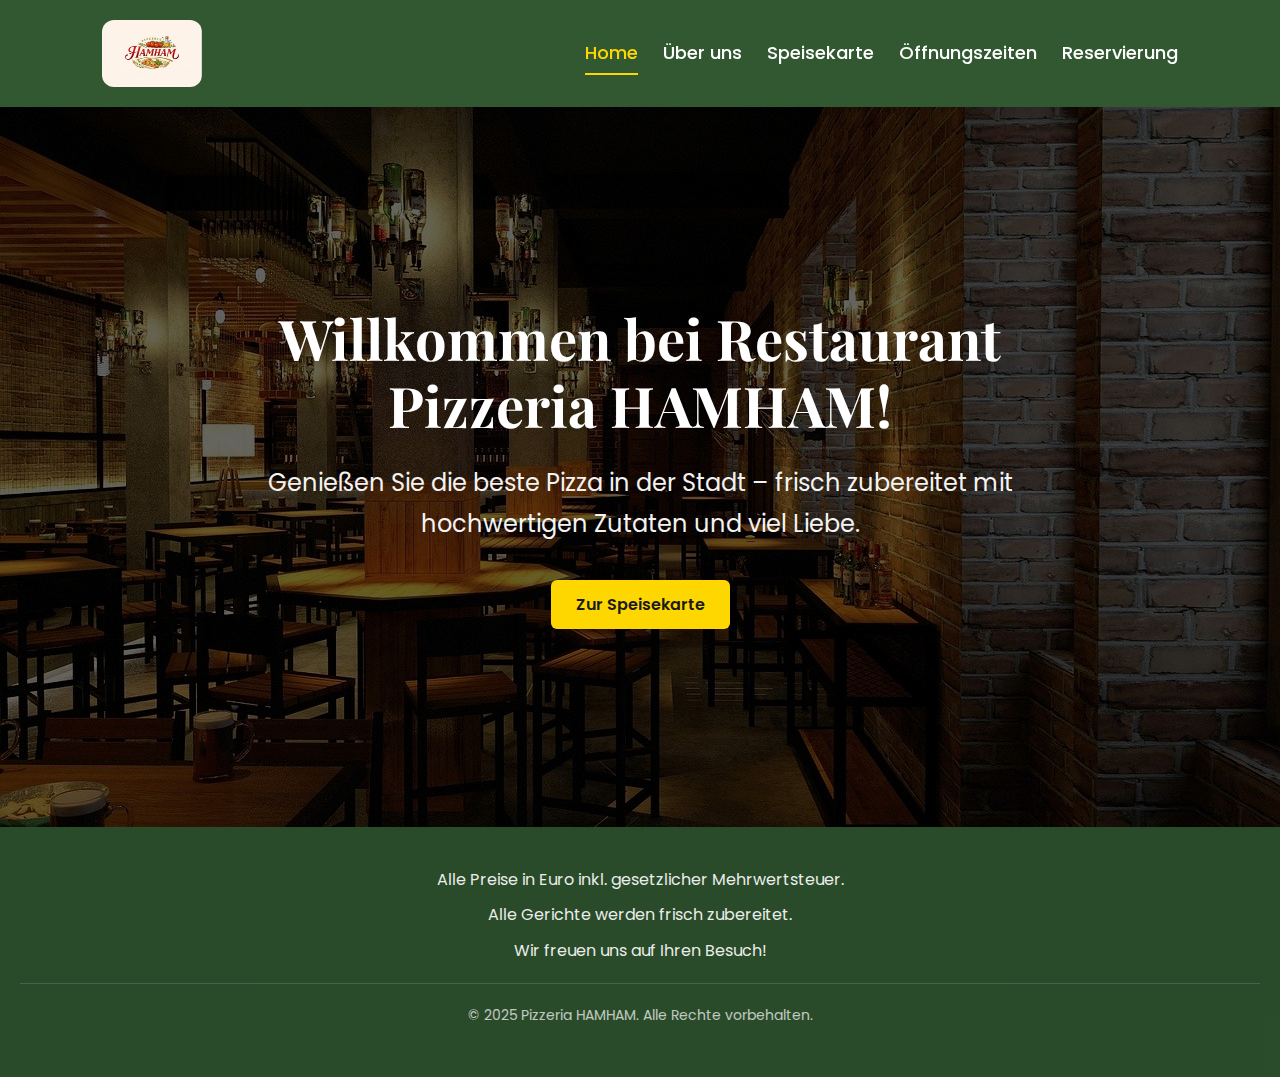
<file: index.html>
<!DOCTYPE html>
<html lang="de">
<head>
    <meta charset="UTF-8">
    <meta name="viewport" content="width=device-width, initial-scale=1.0">
    <meta name="description" content="Pizzeria HAMHAM - Beste Pizza in der Stadt. Genießen Sie frische, hausgemachte Pizza und italienische Spezialitäten.">
    <meta name="author" content="Sameh Hamdalla">
    <meta name="keywords" content="Pizzeria, Restaurant, HAMHAM, Pizza, italienisch, Speisekarte">

    <!-- Google Fonts -->
    <link rel="preconnect" href="https://fonts.googleapis.com">
    <link rel="preconnect" href="https://fonts.gstatic.com" crossorigin>
    <link href="https://fonts.googleapis.com/css2?family=Playfair+Display:wght@500;700&family=Poppins:wght@300;400;500;600&display=swap" rel="stylesheet">

    <link rel="stylesheet" href="styling/style.css">
    <link rel="stylesheet" href="styling/home.css">
    <link rel="icon" href="favicon.ico">

    <title>Restaurant Pizzeria HAMHAM - Best Pizza in der Stadt</title>
</head>

<body>

    <!-- ===== NAVIGATION ===== -->
    <header>
        <nav class="navbar">
            <div class="logo-container">
                <img src="images/logo.png" alt="HAMHAM Logo" class="logo">
            </div>

            <ul class="nav-links">
                <li><a href="index.html" class="active">Home</a></li>
                <li><a href="ueber-uns.html">Über uns</a></li>
                <li><a href="menu.html">Speisekarte</a></li>
                <li><a href="openhours.html">Öffnungszeiten</a></li>
                <li><a href="reservierung.html">Reservierung</a></li>
            </ul>
        </nav>
    </header>

    <main>
        <!-- ===== HERO SECTION ===== -->
        <section class="hero">
            <div class="hero-content">
                <h1>Willkommen bei Restaurant Pizzeria HAMHAM!</h1>
                <p>
                    Genießen Sie die beste Pizza in der Stadt – 
                    frisch zubereitet mit hochwertigen Zutaten und viel Liebe.
                </p>
                <a href="menu.html" class="btn">Zur Speisekarte</a>
            </div>
        </section>
    </main>

    <!-- ===== FOOTER ===== -->
    <footer>
        <p>Alle Preise in Euro inkl. gesetzlicher Mehrwertsteuer.</p>
        <p>Alle Gerichte werden frisch zubereitet.</p>
        <p>Wir freuen uns auf Ihren Besuch!</p>
        <p class="copyright">&copy; 2025 Pizzeria HAMHAM. Alle Rechte vorbehalten.</p>
    </footer>

</body>
</html>
</file>
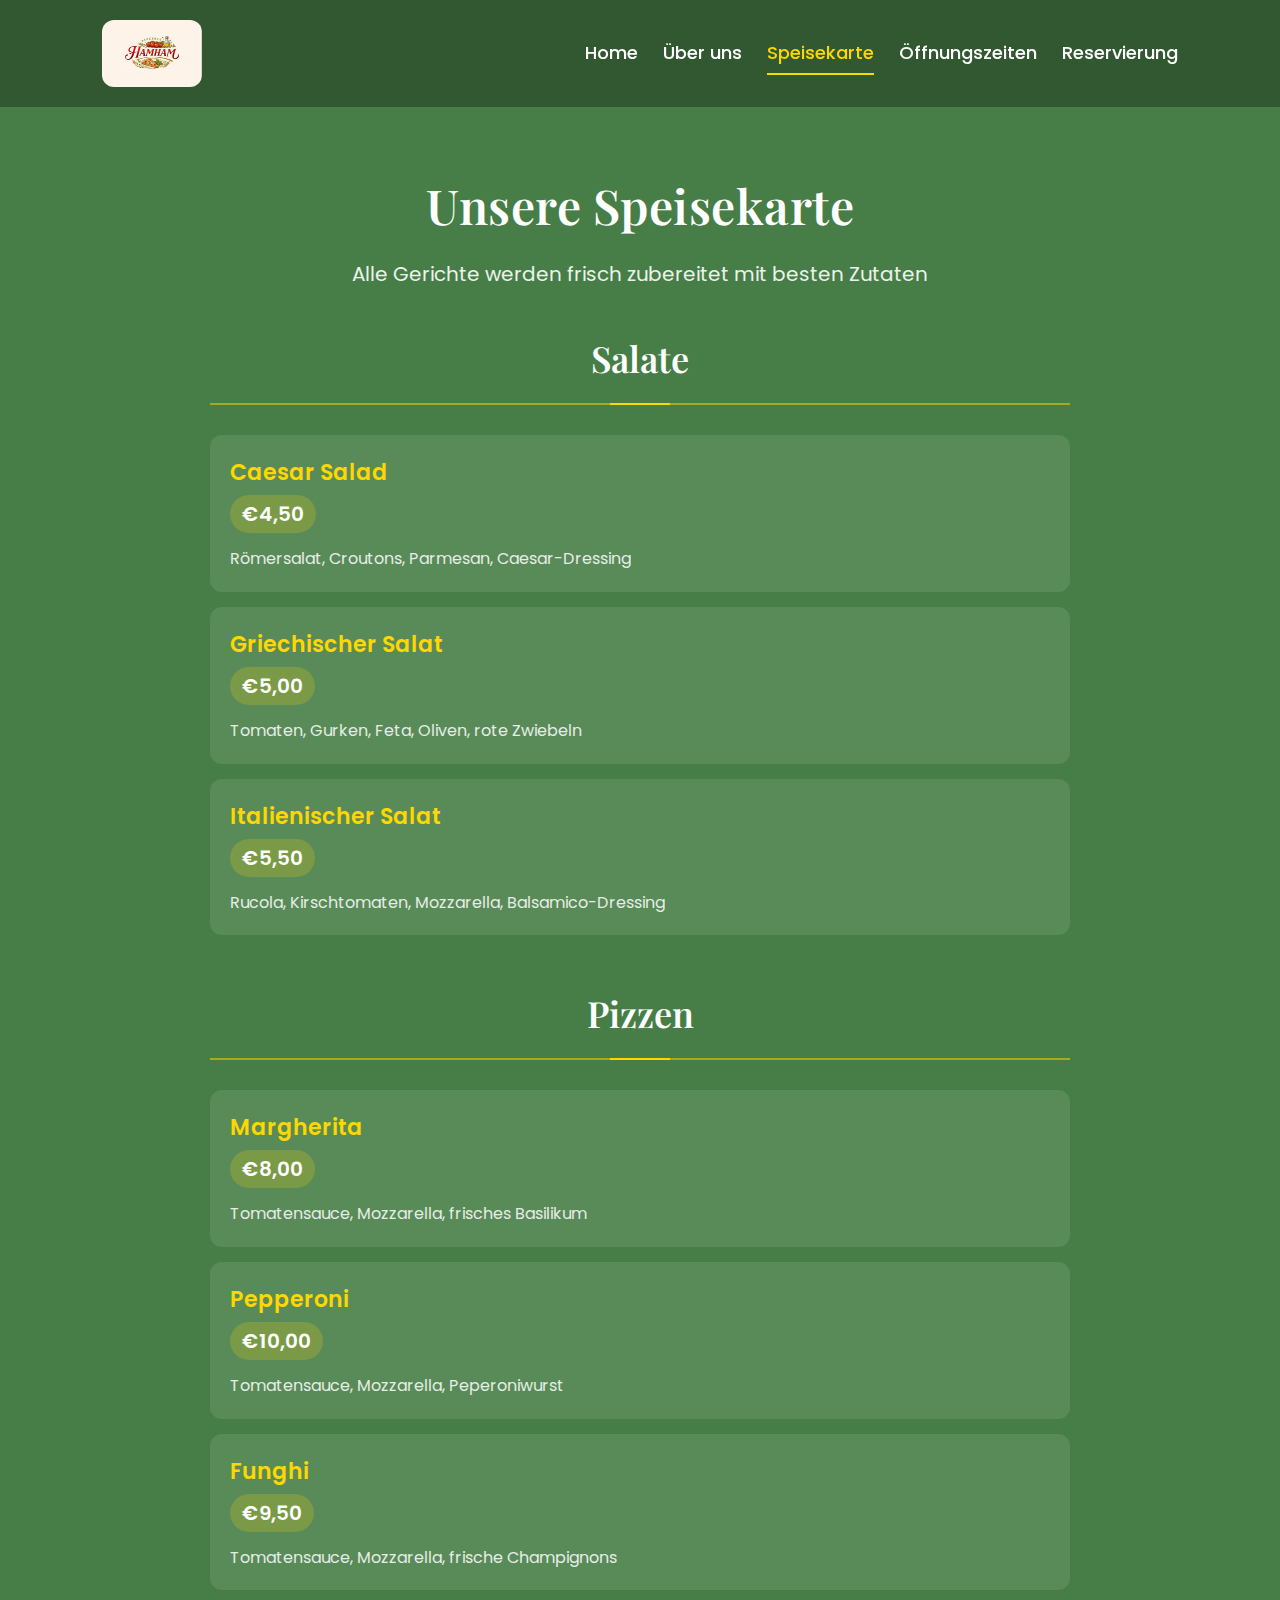
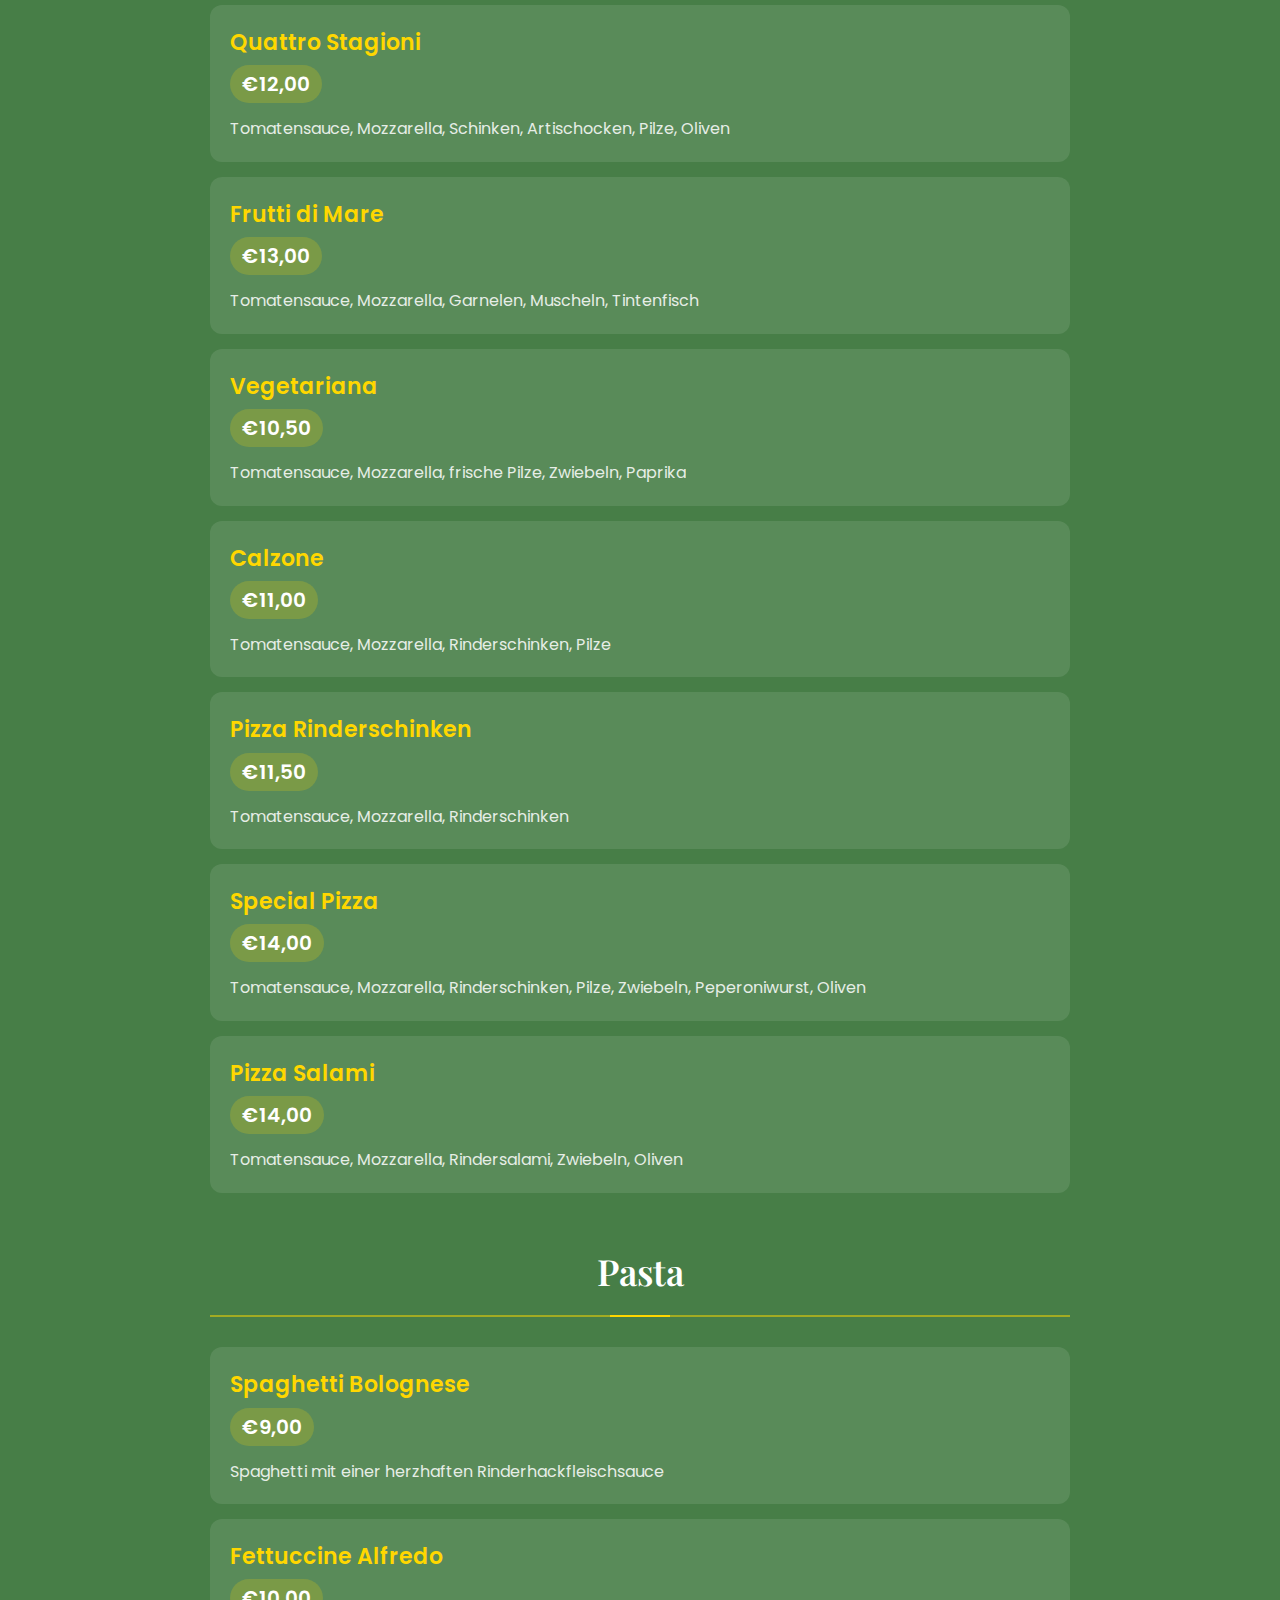
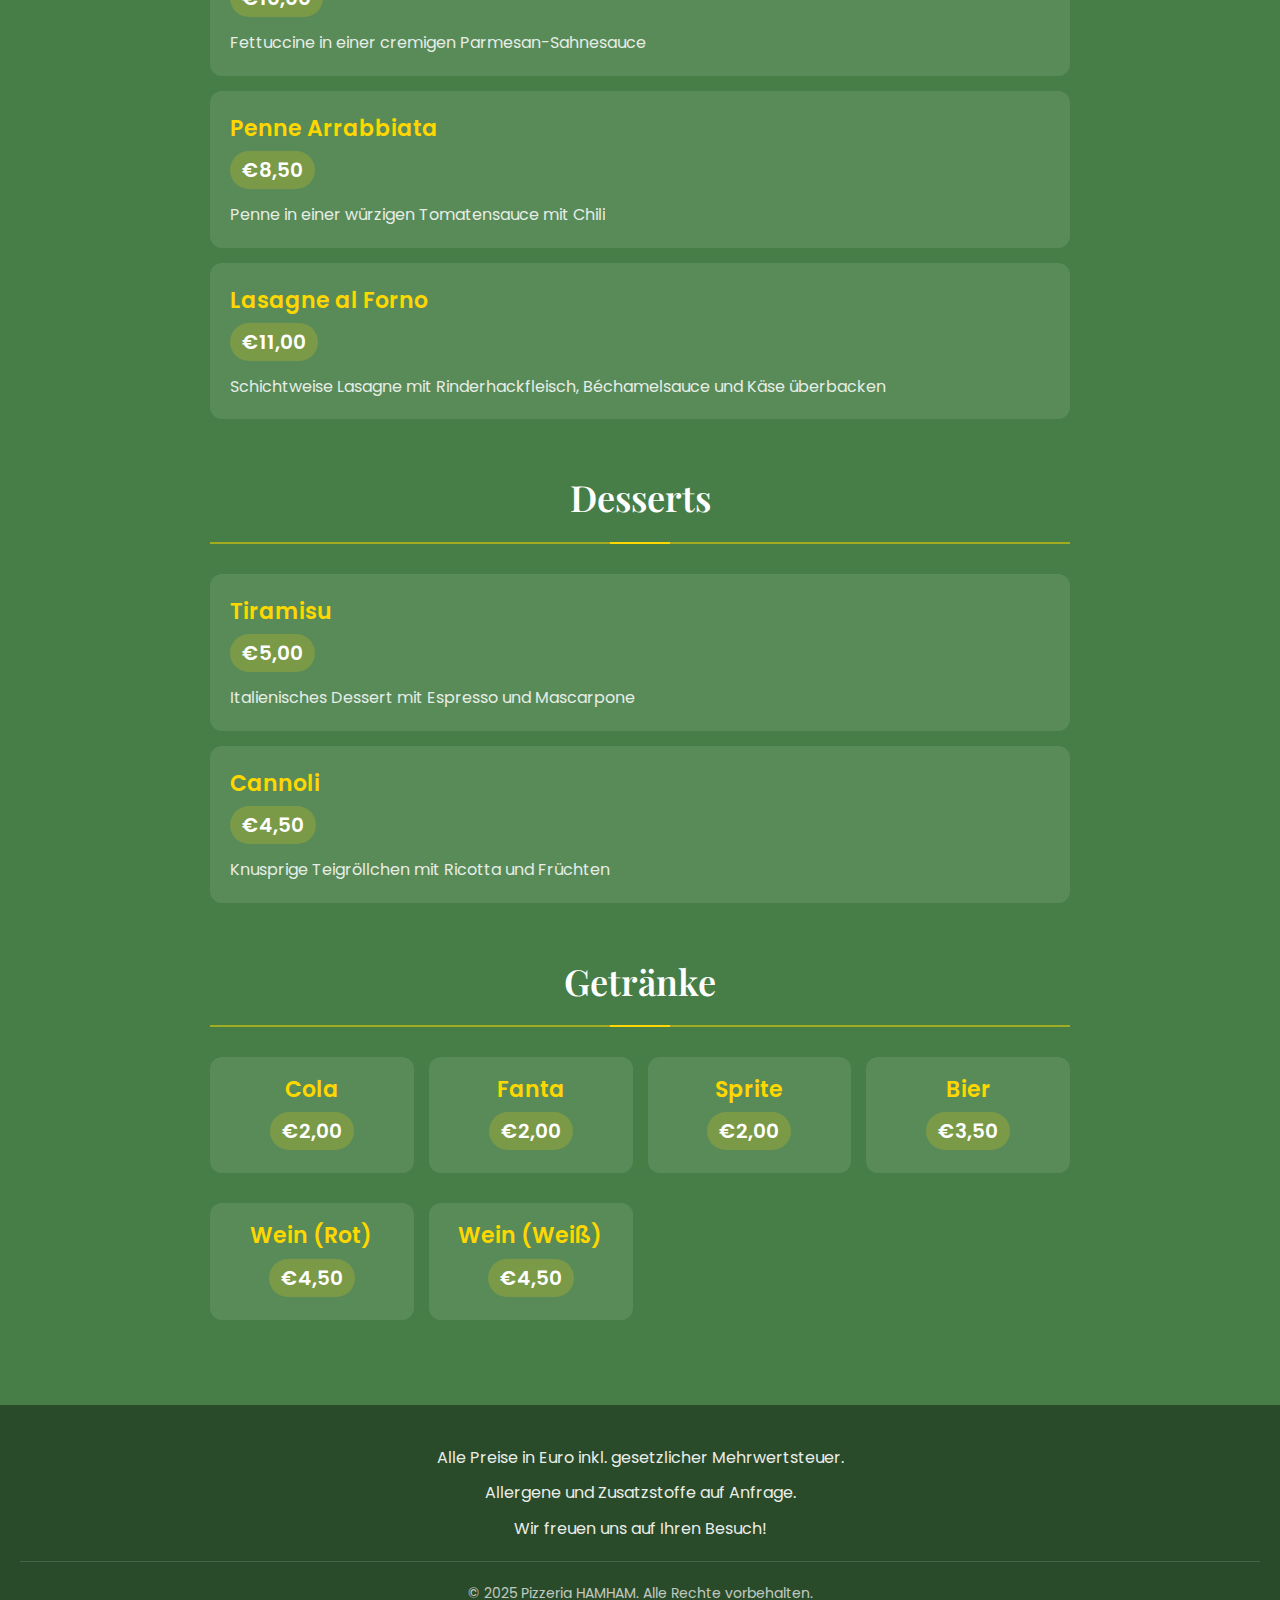
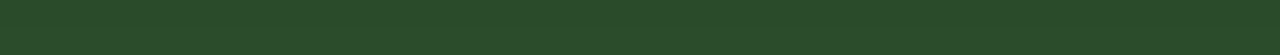
<file: menu.html>
<!DOCTYPE html>
<html lang="de">
<head>
    <meta charset="UTF-8">
    <meta name="viewport" content="width=device-width, initial-scale=1.0">
    <meta name="description" content="Pizzeria HAMHAM - Unsere Speisekarte mit frischen Pizzen, Pasta, Salaten und Desserts">
    <meta name="author" content="Sameh Hamdalla">
    <meta name="keywords" content="Speisekarte, Pizza, Pasta, Salate, Desserts, Pizzeria">

    <!-- Google Fonts -->
    <link rel="preconnect" href="https://fonts.googleapis.com">
    <link rel="preconnect" href="https://fonts.gstatic.com" crossorigin>
    <link href="https://fonts.googleapis.com/css2?family=Playfair+Display:wght@500;700&family=Poppins:wght@300;400;500;600&display=swap" rel="stylesheet">

    <link rel="stylesheet" href="styling/style.css">
    <link rel="stylesheet" href="styling/menu.css">
    <link rel="icon" href="favicon.ico">

    <title>Speisekarte - Pizzeria HAMHAM</title>
</head>

<body>

    <!-- ===== NAVIGATION ===== -->
    <header>
        <nav class="navbar">
            <div class="logo-container">
                <img src="images/logo.png" alt="HAMHAM Logo" class="logo">
            </div>

            <ul class="nav-links">
                <li><a href="index.html">Home</a></li>
                <li><a href="ueber-uns.html">Über uns</a></li>
                <li><a href="menu.html" class="active">Speisekarte</a></li>
                <li><a href="openhours.html">Öffnungszeiten</a></li>
                <li><a href="reservierung.html">Reservierung</a></li>
            </ul>
        </nav>
    </header>

    <main>
        <!-- ===== MENU CONTENT ===== -->
        <div class="menu-content">
            <div class="page-header">
                <h1>Unsere Speisekarte</h1>
                <p>Alle Gerichte werden frisch zubereitet mit besten Zutaten</p>
            </div>

            <!-- Salate -->
            <section class="menu-section">
                <h2>Salate</h2>
                <ul class="menu-list">
                    <li class="menu-item">
                        <span class="dish-name">Caesar Salad</span>
                        <span class="dish-price">€4,50</span>
                        <span class="dish-description">Römersalat, Croutons, Parmesan, Caesar-Dressing</span>
                    </li>
                    <li class="menu-item">
                        <span class="dish-name">Griechischer Salat</span>
                        <span class="dish-price">€5,00</span>
                        <span class="dish-description">Tomaten, Gurken, Feta, Oliven, rote Zwiebeln</span>
                    </li>
                    <li class="menu-item">
                        <span class="dish-name">Italienischer Salat</span>
                        <span class="dish-price">€5,50</span>
                        <span class="dish-description">Rucola, Kirschtomaten, Mozzarella, Balsamico-Dressing</span>
                    </li>
                </ul>
            </section>

            <!-- Pizzen -->
            <section class="menu-section">
                <h2>Pizzen</h2>
                <ul class="menu-list">
                    <li class="menu-item">
                        <span class="dish-name">Margherita</span>
                        <span class="dish-price">€8,00</span>
                        <span class="dish-description">Tomatensauce, Mozzarella, frisches Basilikum</span>
                    </li>
                    <li class="menu-item">
                        <span class="dish-name">Pepperoni</span>
                        <span class="dish-price">€10,00</span>
                        <span class="dish-description">Tomatensauce, Mozzarella, Peperoniwurst</span>
                    </li>
                    <li class="menu-item">
                        <span class="dish-name">Funghi</span>
                        <span class="dish-price">€9,50</span>
                        <span class="dish-description">Tomatensauce, Mozzarella, frische Champignons</span>
                    </li>
                    <li class="menu-item">
                        <span class="dish-name">Quattro Stagioni</span>
                        <span class="dish-price">€12,00</span>
                        <span class="dish-description">Tomatensauce, Mozzarella, Schinken, Artischocken, Pilze, Oliven</span>
                    </li>
                    <li class="menu-item">
                        <span class="dish-name">Frutti di Mare</span>
                        <span class="dish-price">€13,00</span>
                        <span class="dish-description">Tomatensauce, Mozzarella, Garnelen, Muscheln, Tintenfisch</span>
                    </li>
                    <li class="menu-item">
                        <span class="dish-name">Vegetariana</span>
                        <span class="dish-price">€10,50</span>
                        <span class="dish-description">Tomatensauce, Mozzarella, frische Pilze, Zwiebeln, Paprika</span>
                    </li>
                    <li class="menu-item">
                        <span class="dish-name">Calzone</span>
                        <span class="dish-price">€11,00</span>
                        <span class="dish-description">Tomatensauce, Mozzarella, Rinderschinken, Pilze</span>
                    </li>
                    <li class="menu-item">
                        <span class="dish-name">Pizza Rinderschinken</span>
                        <span class="dish-price">€11,50</span>
                        <span class="dish-description">Tomatensauce, Mozzarella, Rinderschinken</span>
                    </li>
                    <li class="menu-item">
                        <span class="dish-name">Special Pizza</span>
                        <span class="dish-price">€14,00</span>
                        <span class="dish-description">Tomatensauce, Mozzarella, Rinderschinken, Pilze, Zwiebeln, Peperoniwurst, Oliven</span>
                    </li>
                    <li class="menu-item">
                        <span class="dish-name">Pizza Salami</span>
                        <span class="dish-price">€14,00</span>
                        <span class="dish-description">Tomatensauce, Mozzarella, Rindersalami, Zwiebeln, Oliven</span>
                    </li>
                </ul>
            </section>

            <!-- Pasta -->
            <section class="menu-section">
                <h2>Pasta</h2>
                <ul class="menu-list">
                    <li class="menu-item">
                        <span class="dish-name">Spaghetti Bolognese</span>
                        <span class="dish-price">€9,00</span>
                        <span class="dish-description">Spaghetti mit einer herzhaften Rinderhackfleischsauce</span>
                    </li>
                    <li class="menu-item">
                        <span class="dish-name">Fettuccine Alfredo</span>
                        <span class="dish-price">€10,00</span>
                        <span class="dish-description">Fettuccine in einer cremigen Parmesan-Sahnesauce</span>
                    </li>
                    <li class="menu-item">
                        <span class="dish-name">Penne Arrabbiata</span>
                        <span class="dish-price">€8,50</span>
                        <span class="dish-description">Penne in einer würzigen Tomatensauce mit Chili</span>
                    </li>
                    <li class="menu-item">
                        <span class="dish-name">Lasagne al Forno</span>
                        <span class="dish-price">€11,00</span>
                        <span class="dish-description">Schichtweise Lasagne mit Rinderhackfleisch, Béchamelsauce und Käse überbacken</span>
                    </li>
                </ul>
            </section>

            <!-- Desserts -->
            <section class="menu-section">
                <h2>Desserts</h2>
                <ul class="menu-list">
                    <li class="menu-item">
                        <span class="dish-name">Tiramisu</span>
                        <span class="dish-price">€5,00</span>
                        <span class="dish-description">Italienisches Dessert mit Espresso und Mascarpone</span>
                    </li>
                    <li class="menu-item">
                        <span class="dish-name">Cannoli</span>
                        <span class="dish-price">€4,50</span>
                        <span class="dish-description">Knusprige Teigröllchen mit Ricotta und Früchten</span>
                    </li>
                </ul>
            </section>

            <!-- Getränke -->
            <section class="menu-section">
                <h2>Getränke</h2>
                <ul class="menu-list drinks-list">
                    <li class="menu-item">
                        <span class="dish-name">Cola</span>
                        <span class="dish-price">€2,00</span>
                    </li>
                    <li class="menu-item">
                        <span class="dish-name">Fanta</span>
                        <span class="dish-price">€2,00</span>
                    </li>
                    <li class="menu-item">
                        <span class="dish-name">Sprite</span>
                        <span class="dish-price">€2,00</span>
                    </li>
                    <li class="menu-item">
                        <span class="dish-name">Bier</span>
                        <span class="dish-price">€3,50</span>
                    </li>
                    <li class="menu-item">
                        <span class="dish-name">Wein (Rot)</span>
                        <span class="dish-price">€4,50</span>
                    </li>
                    <li class="menu-item">
                        <span class="dish-name">Wein (Weiß)</span>
                        <span class="dish-price">€4,50</span>
                    </li>
                </ul>
            </section>
        </div>
    </main>

    <!-- ===== FOOTER ===== -->
    <footer>
        <p>Alle Preise in Euro inkl. gesetzlicher Mehrwertsteuer.</p>
        <p>Allergene und Zusatzstoffe auf Anfrage.</p>
        <p>Wir freuen uns auf Ihren Besuch!</p>
        <p class="copyright">&copy; 2025 Pizzeria HAMHAM. Alle Rechte vorbehalten.</p>
    </footer>

</body>
</html>
</file>
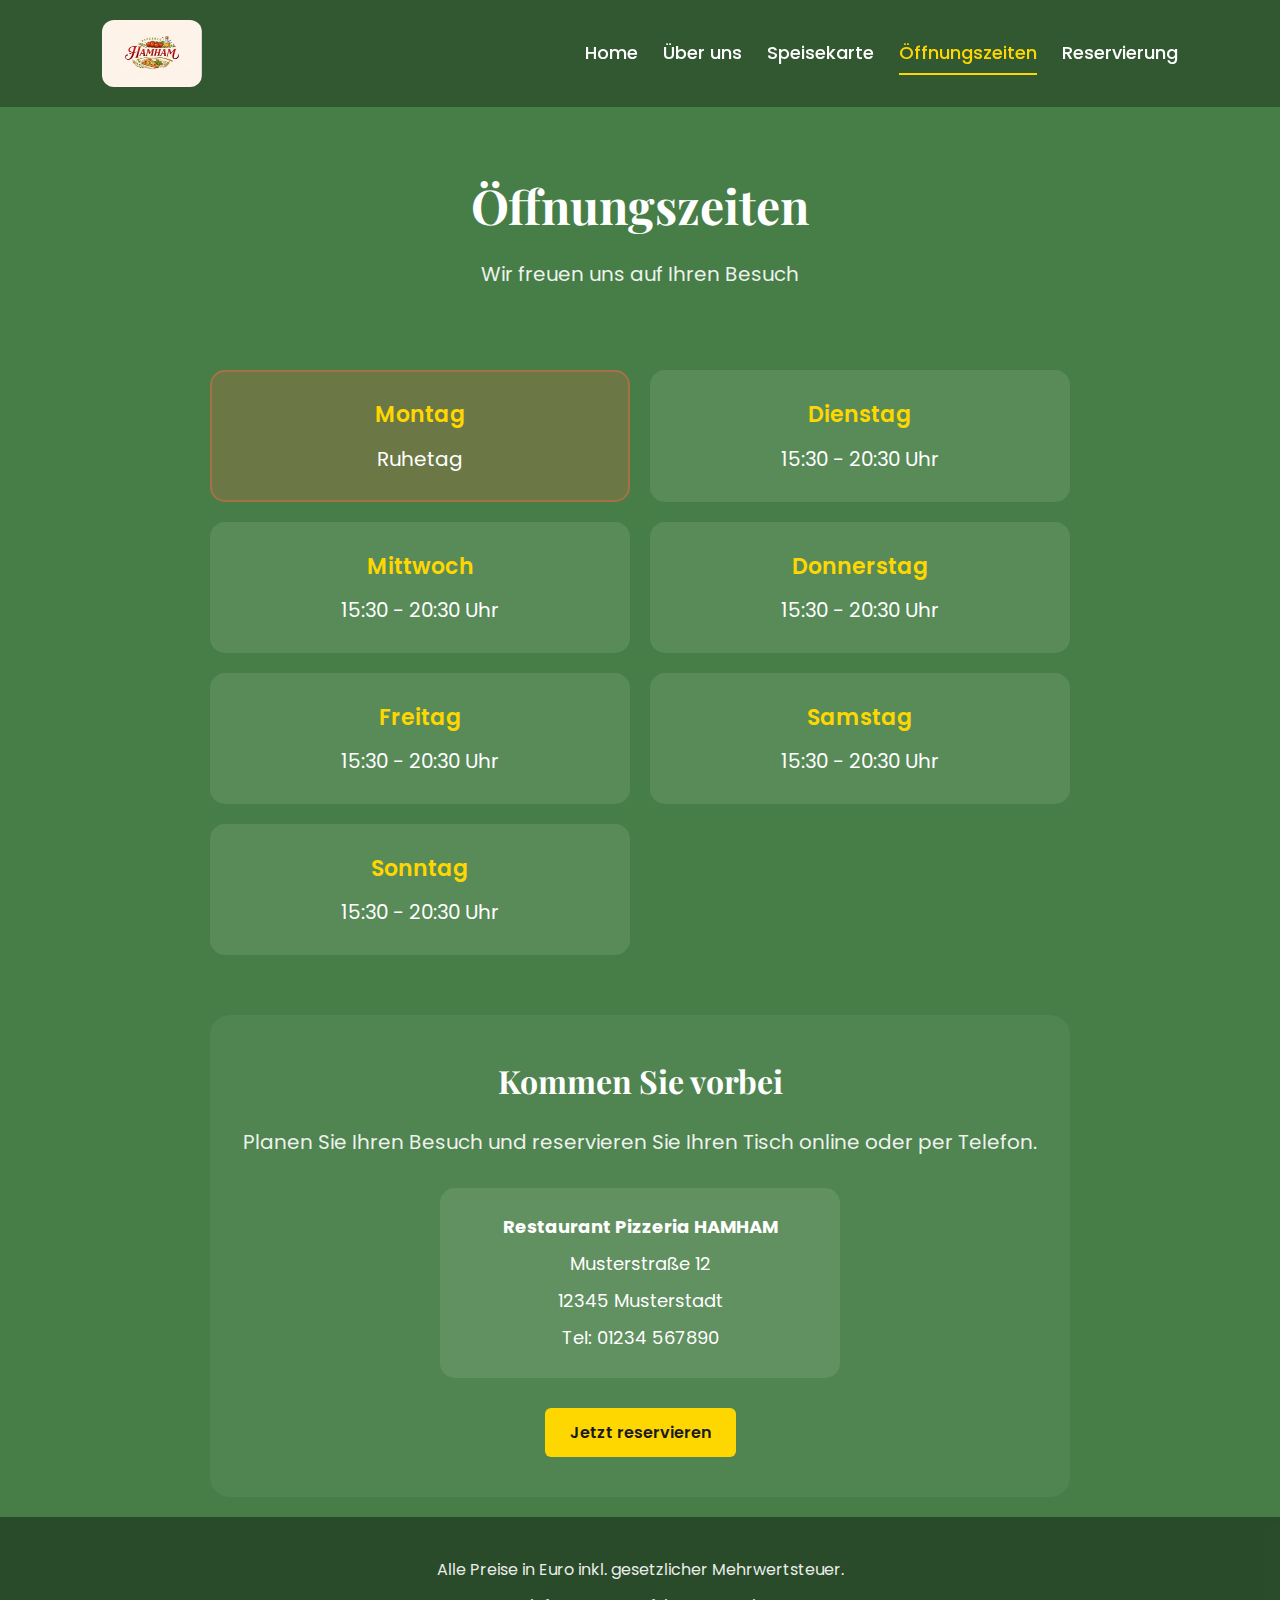
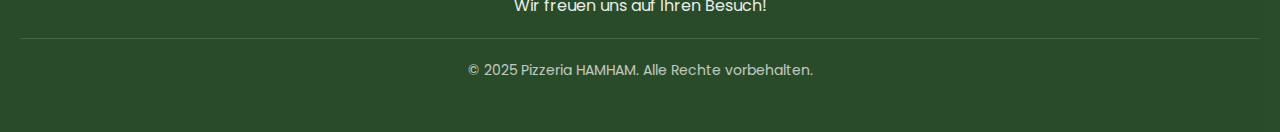
<file: openhours.html>
<!DOCTYPE html>
<html lang="de">
<head>
    <meta charset="UTF-8">
    <meta name="viewport" content="width=device-width, initial-scale=1.0">
    <meta name="description" content="Öffnungszeiten der Pizzeria HAMHAM - Wir haben für Sie geöffnet">
    <meta name="author" content="Sameh Hamdalla">
    <meta name="keywords" content="Öffnungszeiten, Pizzeria, HAMHAM, Reservierung">

    <!-- Google Fonts -->
    <link rel="preconnect" href="https://fonts.googleapis.com">
    <link rel="preconnect" href="https://fonts.gstatic.com" crossorigin>
    <link href="https://fonts.googleapis.com/css2?family=Playfair+Display:wght@500;700&family=Poppins:wght@300;400;500;600&display=swap" rel="stylesheet">

    <link rel="stylesheet" href="styling/style.css">
    <link rel="stylesheet" href="styling/openhours.css">
    <link rel="icon" href="favicon.ico">

    <title>Öffnungszeiten - Pizzeria HAMHAM</title>
</head>

<body>

    <!-- ===== NAVIGATION ===== -->
    <header>
        <nav class="navbar">
            <div class="logo-container">
                <img src="images/logo.png" alt="HAMHAM Logo" class="logo">
            </div>

            <ul class="nav-links">
                <li><a href="index.html">Home</a></li>
                <li><a href="ueber-uns.html">Über uns</a></li>
                <li><a href="menu.html">Speisekarte</a></li>
                <li><a href="openhours.html" class="active">Öffnungszeiten</a></li>
                <li><a href="reservierung.html">Reservierung</a></li>
            </ul>
        </nav>
    </header>

    <main>
        <!-- ===== OPENING HOURS CONTENT ===== -->
        <div class="hours-content">
            <div class="page-header">
                <h1>Öffnungszeiten</h1>
                <p>Wir freuen uns auf Ihren Besuch</p>
            </div>

            <div class="hours-container">
                <div class="hours-grid">
                    <div class="day closed">
                        <span class="day-name">Montag</span>
                        <span class="day-time">Ruhetag</span>
                    </div>
                    <div class="day">
                        <span class="day-name">Dienstag</span>
                        <span class="day-time">15:30 - 20:30 Uhr</span>
                    </div>
                    <div class="day">
                        <span class="day-name">Mittwoch</span>
                        <span class="day-time">15:30 - 20:30 Uhr</span>
                    </div>
                    <div class="day">
                        <span class="day-name">Donnerstag</span>
                        <span class="day-time">15:30 - 20:30 Uhr</span>
                    </div>
                    <div class="day">
                        <span class="day-name">Freitag</span>
                        <span class="day-time">15:30 - 20:30 Uhr</span>
                    </div>
                    <div class="day">
                        <span class="day-name">Samstag</span>
                        <span class="day-time">15:30 - 20:30 Uhr</span>
                    </div>
                    <div class="day">
                        <span class="day-name">Sonntag</span>
                        <span class="day-time">15:30 - 20:30 Uhr</span>
                    </div>
                </div>
            </div>

            <div class="contact-info">
                <h2>Kommen Sie vorbei</h2>
                <p>Planen Sie Ihren Besuch und reservieren Sie Ihren Tisch online oder per Telefon.</p>
                
                <div class="address-box">
                    <p><strong>Restaurant Pizzeria HAMHAM</strong></p>
                    <p>Musterstraße 12</p>
                    <p>12345 Musterstadt</p>
                    <p>Tel: 01234 567890</p>
                </div>
                
                <a href="reservierung.html" class="btn">Jetzt reservieren</a>
            </div>
        </div>
    </main>

    <!-- ===== FOOTER ===== -->
    <footer>
        <p>Alle Preise in Euro inkl. gesetzlicher Mehrwertsteuer.</p>
        <p>Wir freuen uns auf Ihren Besuch!</p>
        <p class="copyright">&copy; 2025 Pizzeria HAMHAM. Alle Rechte vorbehalten.</p>
    </footer>

</body>
</html>
</file>
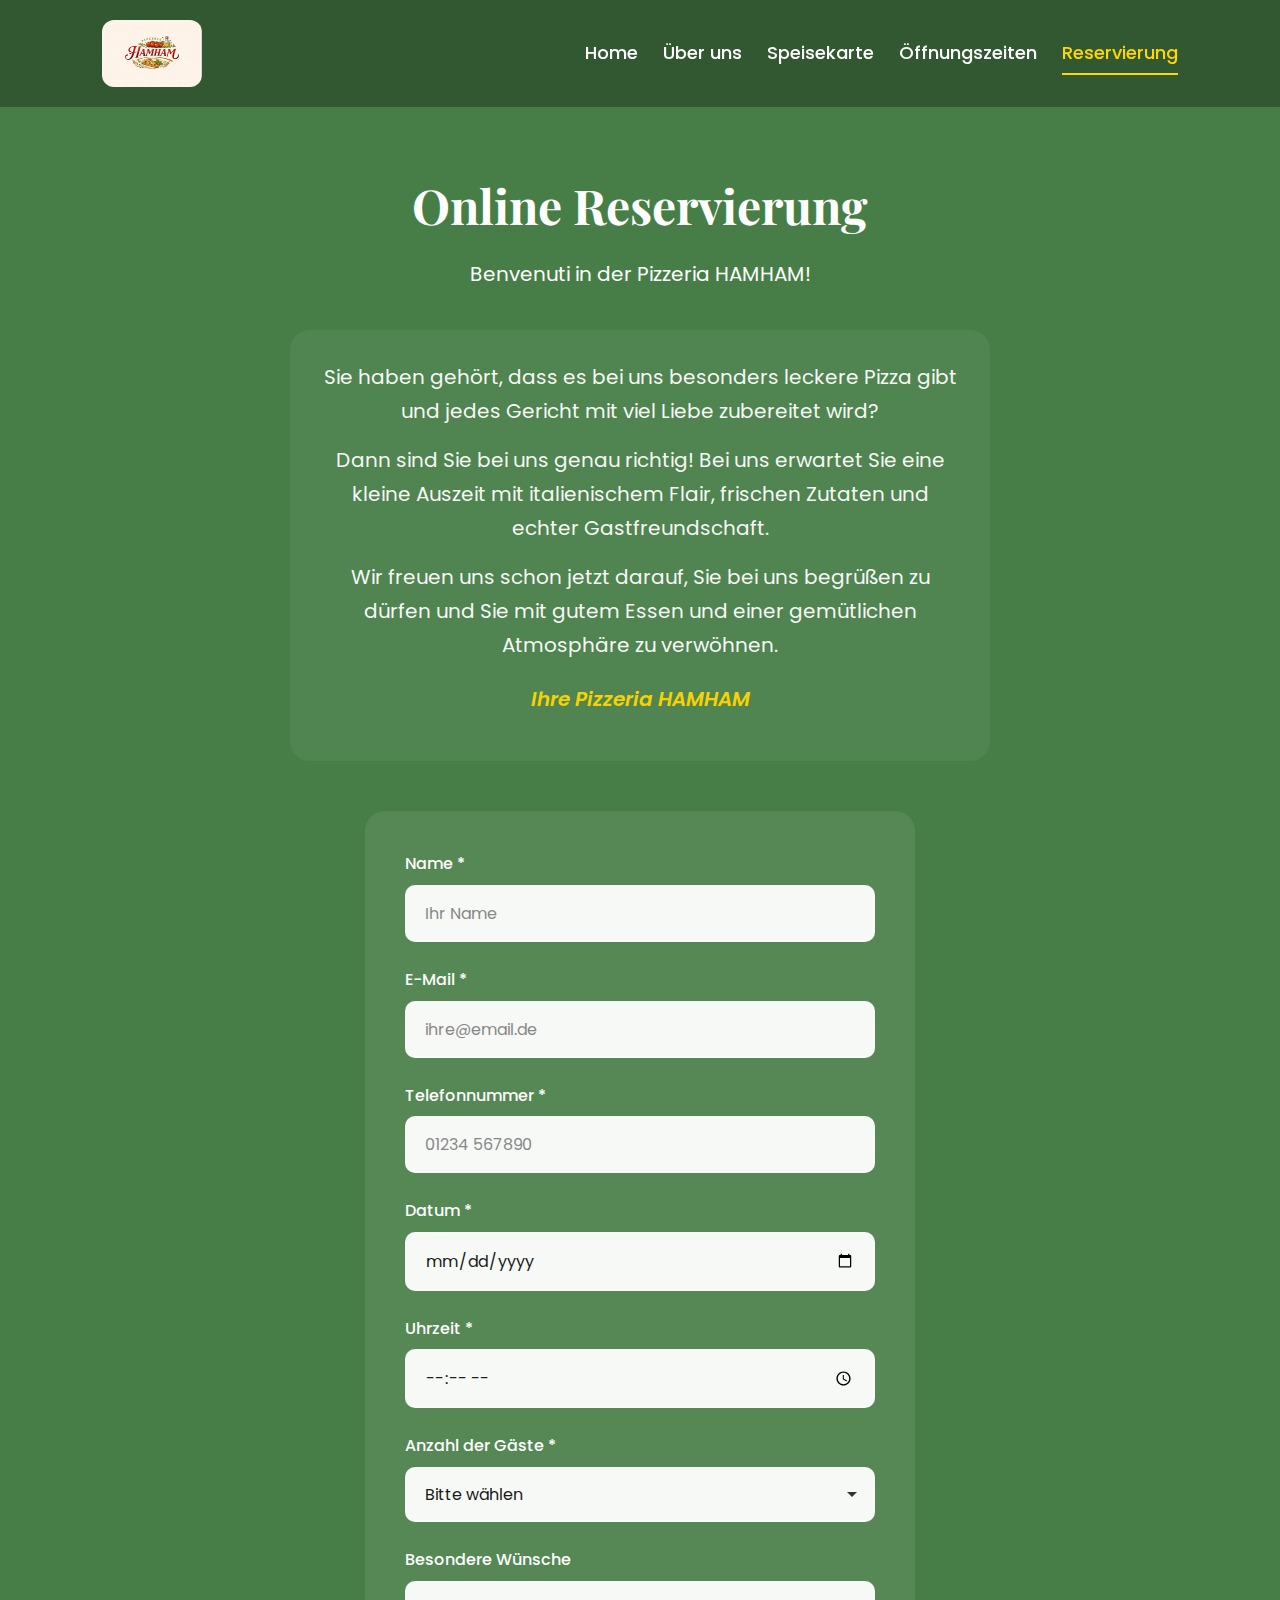
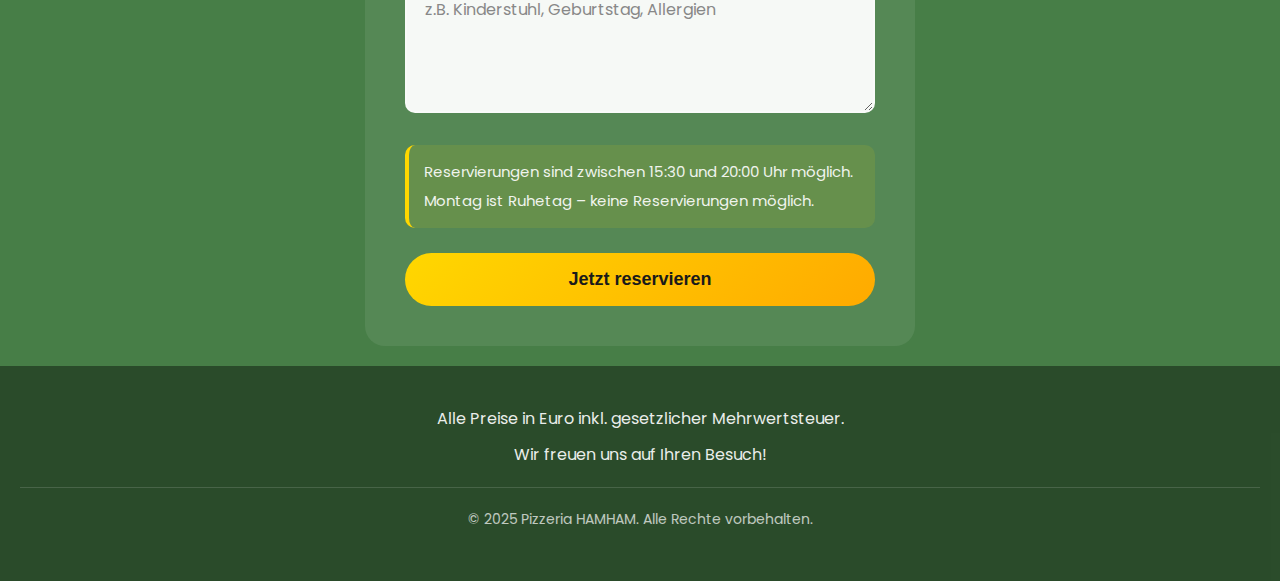
<file: reservierung.html>
<!DOCTYPE html>
<html lang="de">
<head>
    <meta charset="UTF-8">
    <meta name="viewport" content="width=device-width, initial-scale=1.0">
    <meta name="description" content="Reservierung bei Pizzeria HAMHAM - reservieren Sie Ihren Tisch online">
    <meta name="author" content="Sameh Hamdalla">
    <meta name="keywords" content="Reservierung, Tisch reservieren, Pizzeria HAMHAM, Online Reservierung">

    <!-- Google Fonts -->
    <link rel="preconnect" href="https://fonts.googleapis.com">
    <link rel="preconnect" href="https://fonts.gstatic.com" crossorigin>
    <link href="https://fonts.googleapis.com/css2?family=Playfair+Display:wght@500;700&family=Poppins:wght@300;400;500;600&display=swap" rel="stylesheet">

    <link rel="stylesheet" href="styling/style.css">
    <link rel="stylesheet" href="styling/reservierung.css">
    <link rel="icon" href="favicon.ico">

    <title>Reservierung - Pizzeria HAMHAM</title>
</head>

<body>

    <!-- ===== NAVIGATION ===== -->
    <header>
        <nav class="navbar">
            <div class="logo-container">
                <img src="images/logo.png" alt="HAMHAM Logo" class="logo">
            </div>

            <ul class="nav-links">
                <li><a href="index.html">Home</a></li>
                <li><a href="ueber-uns.html">Über uns</a></li>
                <li><a href="menu.html">Speisekarte</a></li>
                <li><a href="openhours.html">Öffnungszeiten</a></li>
                <li><a href="reservierung.html" class="active">Reservierung</a></li>
            </ul>
        </nav>
    </header>

    <main>
        <!-- ===== RESERVATION CONTENT ===== -->
        <div class="reservation-content">
            <div class="page-header">
                <h1>Online Reservierung</h1>
                <p>Benvenuti in der Pizzeria HAMHAM!</p>
            </div>

            <div class="welcome-text">
                <p>Sie haben gehört, dass es bei uns besonders leckere Pizza gibt und jedes Gericht mit viel Liebe zubereitet wird?</p>
                <p>Dann sind Sie bei uns genau richtig! Bei uns erwartet Sie eine kleine Auszeit mit italienischem Flair, frischen Zutaten und echter Gastfreundschaft.</p>
                <p>Wir freuen uns schon jetzt darauf, Sie bei uns begrüßen zu dürfen und Sie mit gutem Essen und einer gemütlichen Atmosphäre zu verwöhnen.</p>
                <p class="signature">Ihre Pizzeria HAMHAM</p>
            </div>

            <!-- Reservation Form -->
            <div class="form-container">
                <form action="#" method="post" class="reservation-form">
                    <div class="form-group">
                        <label for="name">Name *</label>
                        <input type="text" id="name" name="name" required placeholder="Ihr Name">
                    </div>

                    <div class="form-group">
                        <label for="email">E-Mail *</label>
                        <input type="email" id="email" name="email" required placeholder="ihre@email.de">
                    </div>

                    <div class="form-group">
                        <label for="phone">Telefonnummer *</label>
                        <input type="tel" id="phone" name="phone" required placeholder="01234 567890">
                    </div>

                    <div class="form-group">
                        <label for="date">Datum *</label>
                        <input type="date" id="date" name="date" required>
                    </div>

                    <div class="form-group">
                        <label for="time">Uhrzeit *</label>
                        <input type="time" id="time" name="time" min="15:30" max="20:00" step="900" required>
                    </div>

                    <div class="form-group">
                        <label for="guests">Anzahl der Gäste *</label>
                        <select id="guests" name="guests" required>
                            <option value="">Bitte wählen</option>
                            <option value="1">1 Person</option>
                            <option value="2">2 Personen</option>
                            <option value="3">3 Personen</option>
                            <option value="4">4 Personen</option>
                            <option value="5">5 Personen</option>
                            <option value="6">6 Personen</option>
                            <option value="7">7 Personen</option>
                            <option value="8">8 Personen</option>
                        </select>
                    </div>

                    <div class="form-group">
                        <label for="wishes">Besondere Wünsche</label>
                        <textarea id="wishes" name="wishes" rows="4" placeholder="z.B. Kinderstuhl, Geburtstag, Allergien"></textarea>
                    </div>

                    <div class="form-info">
                        <p>Reservierungen sind zwischen 15:30 und 20:00 Uhr möglich.</p>
                        <p>Montag ist Ruhetag – keine Reservierungen möglich.</p>
                    </div>

                    <button type="submit" class="btn btn-reserve">Jetzt reservieren</button>
                </form>
            </div>
        </div>
    </main>

    <!-- ===== FOOTER ===== -->
    <footer>
        <p>Alle Preise in Euro inkl. gesetzlicher Mehrwertsteuer.</p>
        <p>Wir freuen uns auf Ihren Besuch!</p>
        <p class="copyright">&copy; 2025 Pizzeria HAMHAM. Alle Rechte vorbehalten.</p>
    </footer>

</body>
</html>
</file>
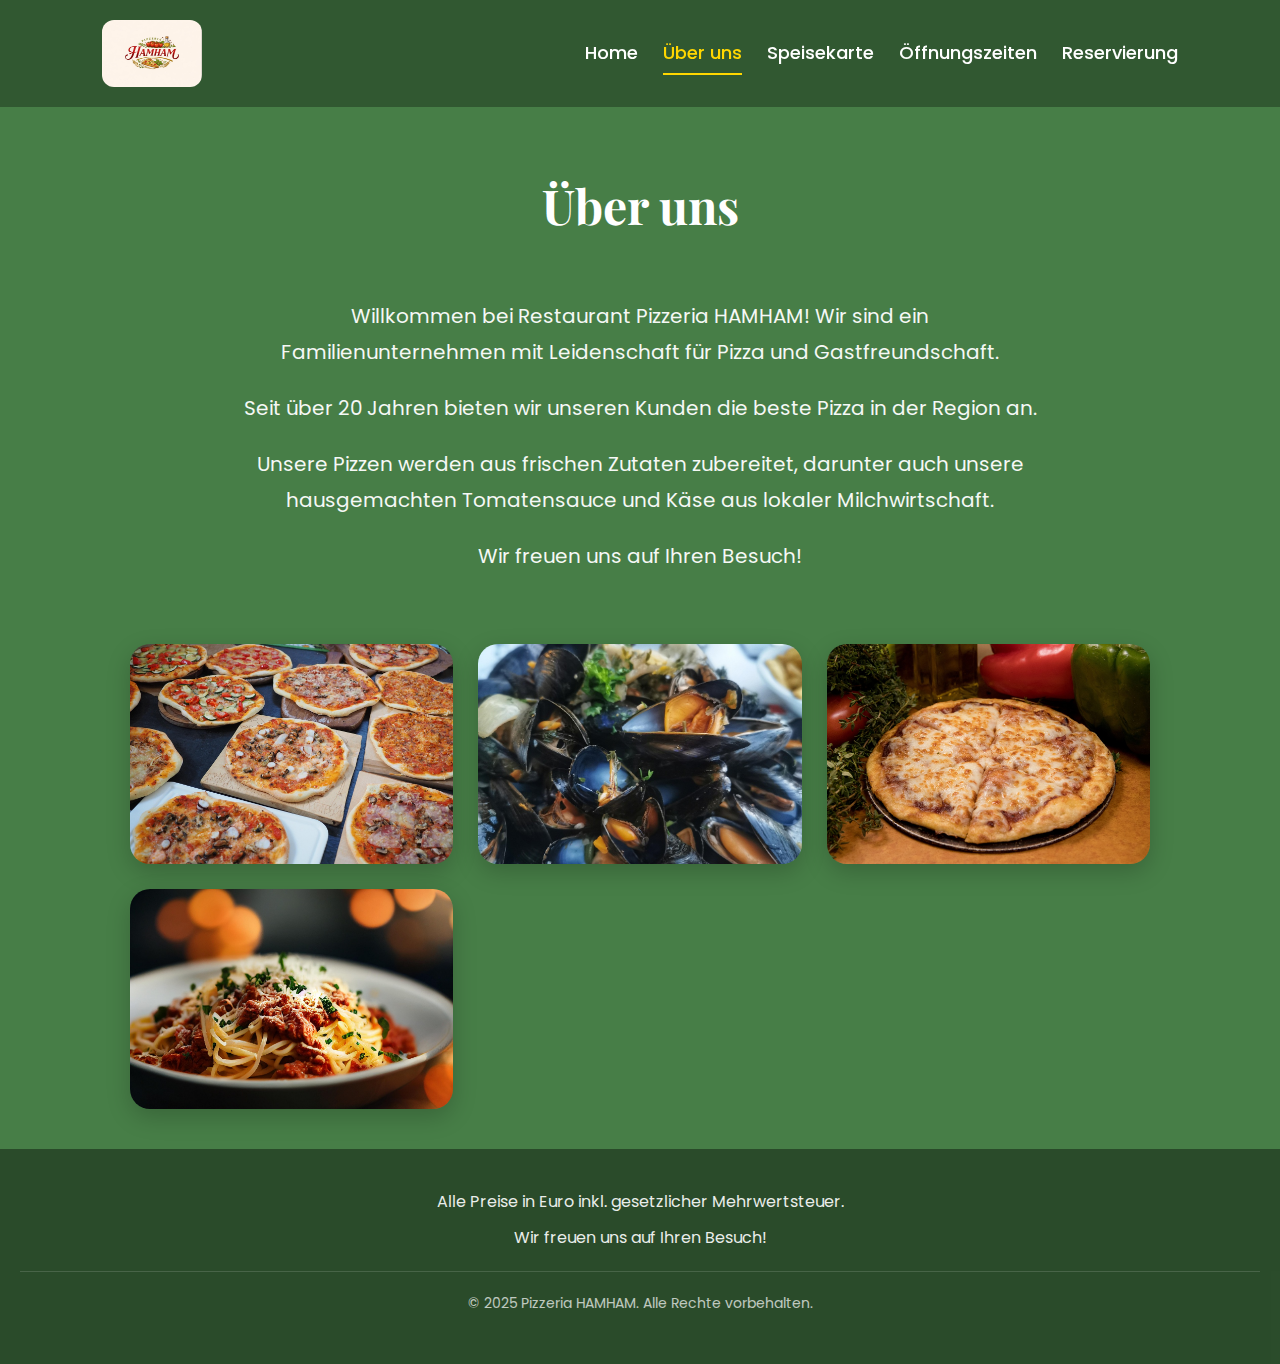
<file: ueber-uns.html>
<!DOCTYPE html>
<html lang="de">
<head>
    <meta charset="UTF-8">
    <meta name="viewport" content="width=device-width, initial-scale=1.0">
    <meta name="description" content="Über uns - Pizzeria HAMHAM. Familienunternehmen mit über 20 Jahren Erfahrung in der Zubereitung von Pizza">
    <meta name="author" content="Sameh Hamdalla">
    <meta name="keywords" content="Über uns, Pizzeria, Familie, Tradition, HAMHAM">

    <!-- Google Fonts -->
    <link rel="preconnect" href="https://fonts.googleapis.com">
    <link rel="preconnect" href="https://fonts.gstatic.com" crossorigin>
    <link href="https://fonts.googleapis.com/css2?family=Playfair+Display:wght@500;700&family=Poppins:wght@300;400;500;600&display=swap" rel="stylesheet">

    <link rel="stylesheet" href="styling/style.css">
    <link rel="stylesheet" href="styling/ueber-uns.css">
    <link rel="icon" href="favicon.ico">

    <title>Über uns - Pizzeria HAMHAM</title>
</head>

<body>

    <!-- ===== NAVIGATION ===== -->
    <header>
        <nav class="navbar">
            <div class="logo-container">
                <img src="images/logo.png" alt="HAMHAM Logo" class="logo">
            </div>

            <ul class="nav-links">
                <li><a href="index.html">Home</a></li>
                <li><a href="ueber-uns.html" class="active">Über uns</a></li>
                <li><a href="menu.html">Speisekarte</a></li>
                <li><a href="openhours.html">Öffnungszeiten</a></li>
                <li><a href="reservierung.html">Reservierung</a></li>
            </ul>
        </nav>
    </header>

    <main>
        <!-- ===== ABOUT CONTENT ===== -->
        <div class="about-content">
            <div class="page-header">
                <h1>Über uns</h1>
            </div>

            <div class="about-text">
                <p>Willkommen bei Restaurant Pizzeria HAMHAM! Wir sind ein Familienunternehmen mit Leidenschaft für Pizza und Gastfreundschaft.</p>
                <p>Seit über 20 Jahren bieten wir unseren Kunden die beste Pizza in der Region an.</p>
                <p>Unsere Pizzen werden aus frischen Zutaten zubereitet, darunter auch unsere hausgemachten Tomatensauce und Käse aus lokaler Milchwirtschaft.</p>
                <p>Wir freuen uns auf Ihren Besuch!</p>
            </div>

            <figure class="gallery">
                <img src="images/pizzas 1.jpg" alt="Knusprige Pizza mit frischen Zutaten">
                <img src="images/mussels.jpg" alt="Frische Muscheln">
                <img src="images/pizza 2.jpg" alt="Hausgemachte Pizza">
                <img src="images/spaghetti.jpg" alt="Italienische Spaghetti">
            </figure>
        </div>
    </main>

    <!-- ===== FOOTER ===== -->
    <footer>
        <p>Alle Preise in Euro inkl. gesetzlicher Mehrwertsteuer.</p>
        <p>Wir freuen uns auf Ihren Besuch!</p>
        <p class="copyright">&copy; 2025 Pizzeria HAMHAM. Alle Rechte vorbehalten.</p>
    </footer>

</body>
</html>
</file>
<file: styling/home.css>
/* ===== HERO SECTION ===== */
.hero {
  background-image: url("../images/bar.jpg");
  background-size: cover;
  background-position: center;
  min-height: 80vh;
  display: flex;
  align-items: center;
  justify-content: center;
  text-align: center;
  padding: 40px 20px;
  position: relative;
}

/* Dunkler Overlay-Effekt */
.hero::before {
  content: "";
  position: absolute;
  inset: 0;
  background: rgba(0, 0, 0, 0.6);
}

.hero-content {
  position: relative;
  z-index: 2;
  max-width: 800px;
  color: white;
  padding: 20px;
}

.hero-content h1 {
  font-family: 'Playfair Display', serif;
  font-size: clamp(32px, 6vw, 56px);
  margin-bottom: 25px;
  line-height: 1.2;
}

.hero-content p {
  font-size: clamp(18px, 3vw, 24px);
  line-height: 1.7;
  margin-bottom: 35px;
  opacity: 0.95;
}

/* ===== RESPONSIVE ===== */
@media (max-width: 768px) {
  .hero {
    min-height: 70vh;
    padding: 30px 15px;
  }

  .hero-content {
    padding: 15px;
  }

  .hero-content h1 {
    margin-bottom: 20px;
  }

  .hero-content p {
    margin-bottom: 25px;
  }
}

@media (max-width: 480px) {
  .hero {
    min-height: 60vh;
  }
}
</file>
<file: styling/menu.css>
/* ===== MENU CONTENT ===== */
.menu-content {
    max-width: 900px;
    margin: 0 auto;
    padding: 20px;
}

.page-header {
    text-align: center;
    padding: 40px 20px;
}

.page-header h1 {
    font-family: 'Playfair Display', serif;
    font-size: clamp(32px, 5vw, 48px);
    font-weight: 600;
    margin-bottom: 15px;
    letter-spacing: 0.5px;
}

.page-header p {
    font-size: clamp(16px, 2.5vw, 20px);
    opacity: 0.9;
}

/* ===== MENU SECTIONS ===== */
.menu-section {
    margin-bottom: 50px;
}

.menu-section h2 {
    font-family: 'Playfair Display', serif;
    font-size: clamp(26px, 4vw, 36px);
    font-weight: 600;
    text-align: center;
    margin-bottom: 30px;
    padding-bottom: 15px;
    border-bottom: 2px solid rgba(255, 215, 0, 0.5);
    position: relative;
}

.menu-section h2::after {
    content: "";
    position: absolute;
    bottom: -2px;
    left: 50%;
    transform: translateX(-50%);
    width: 60px;
    height: 2px;
    background-color: #ffd700;
}

/* ===== MENU LIST ===== */
.menu-list {
    list-style: none;
    padding: 0;
}

.menu-item {
    padding: 20px;
    margin-bottom: 15px;
    background-color: rgba(255, 255, 255, 0.1);
    border-radius: 12px;
    transition: all 0.3s ease;
}

.menu-item:hover {
    background-color: rgba(255, 255, 255, 0.15);
    transform: translateX(5px);
}

.dish-name {
    display: block;
    font-size: clamp(18px, 2.5vw, 22px);
    font-weight: 600;
    margin-bottom: 5px;
    color: #ffd700;
}

.dish-price {
    display: inline-block;
    font-size: clamp(16px, 2vw, 20px);
    font-weight: 600;
    margin-bottom: 8px;
    background-color: rgba(255, 215, 0, 0.2);
    padding: 3px 12px;
    border-radius: 20px;
}

.dish-description {
    display: block;
    font-size: clamp(14px, 1.8vw, 16px);
    opacity: 0.85;
    margin-top: 5px;
}

/* ===== DRINKS LIST ===== */
.drinks-list {
    display: grid;
    grid-template-columns: repeat(auto-fit, minmax(200px, 1fr));
    gap: 15px;
}

.drinks-list .menu-item {
    text-align: center;
    padding: 15px;
}

.drinks-list .dish-description {
    display: none;
}

/* ===== RESPONSIVE ===== */
@media (max-width: 768px) {
    .menu-content {
        padding: 15px;
    }

    .menu-section {
        margin-bottom: 35px;
    }

    .menu-item {
        padding: 15px;
    }
}

@media (max-width: 480px) {
    .menu-section h2 {
        margin-bottom: 20px;
    }

    .drinks-list {
        grid-template-columns: 1fr;
    }
}
</file>
<file: styling/openhours.css>
/* ===== HOURS CONTENT ===== */
.hours-content {
    max-width: 900px;
    margin: 0 auto;
    padding: 20px;
}

.page-header {
    text-align: center;
    padding: 40px 20px;
}

.page-header p {
    font-size: clamp(16px, 2.5vw, 20px);
    opacity: 0.9;
}

/* ===== HOURS GRID ===== */
.hours-container {
    margin: 40px 0 60px;
}

.hours-grid {
    display: grid;
    grid-template-columns: repeat(auto-fit, minmax(280px, 1fr));
    gap: 20px;
}

.day {
    background-color: rgba(255, 255, 255, 0.1);
    padding: 25px;
    border-radius: 15px;
    text-align: center;
    transition: all 0.3s ease;
    border: 2px solid transparent;
}

.day:hover {
    background-color: rgba(255, 255, 255, 0.15);
    transform: translateY(-3px);
}

.day.closed {
    background-color: rgba(255, 99, 71, 0.2);
    border-color: rgba(255, 99, 71, 0.4);
}

.day-name {
    display: block;
    font-size: clamp(18px, 2.5vw, 22px);
    font-weight: 600;
    margin-bottom: 10px;
    color: #ffd700;
}

.day-time {
    font-size: clamp(16px, 2vw, 20px);
}

/* ===== CONTACT INFO ===== */
.contact-info {
    text-align: center;
    padding: 40px 20px;
    background-color: rgba(255, 255, 255, 0.05);
    border-radius: 20px;
}

.contact-info h2 {
    font-family: 'Playfair Display', serif;
    font-size: clamp(24px, 4vw, 32px);
    margin-bottom: 20px;
}

.contact-info > p {
    font-size: clamp(16px, 2vw, 20px);
    margin-bottom: 30px;
    opacity: 0.9;
}

.address-box {
    max-width: 400px;
    margin: 0 auto 30px;
    padding: 25px;
    background-color: rgba(255, 255, 255, 0.1);
    border-radius: 15px;
}

.address-box p {
    margin-bottom: 8px;
    font-size: clamp(14px, 2vw, 18px);
}

.address-box p:last-child {
    margin-bottom: 0;
}

/* ===== RESPONSIVE ===== */
@media (max-width: 768px) {
    .hours-content {
        padding: 15px;
    }

    .hours-grid {
        grid-template-columns: 1fr;
        gap: 15px;
    }

    .day {
        padding: 20px;
    }
}
</file>
<file: styling/reservierung.css>
/* ===== RESERVATION CONTENT ===== */
.reservation-content {
    max-width: 900px;
    margin: 0 auto;
    padding: 20px;
}

.page-header {
    text-align: center;
    padding: 40px 20px;
}

.welcome-text {
    max-width: 700px;
    margin: 0 auto 50px;
    text-align: center;
    padding: 30px;
    background-color: rgba(255, 255, 255, 0.05);
    border-radius: 20px;
}

.welcome-text p {
    font-size: clamp(16px, 2vw, 20px);
    margin-bottom: 15px;
    line-height: 1.7;
    opacity: 0.95;
}

.welcome-text .signature {
    font-style: italic;
    color: #ffd700;
    margin-top: 20px;
    font-weight: 600;
}

/* ===== FORM ===== */
.form-container {
    max-width: 550px;
    margin: 0 auto;
    padding: 40px;
    background-color: rgba(255, 255, 255, 0.08);
    border-radius: 20px;
}

.form-group {
    margin-bottom: 25px;
}

.form-group label {
    display: block;
    margin-bottom: 8px;
    font-weight: 500;
    font-size: clamp(14px, 1.8vw, 16px);
    color: white;
}

.form-group input,
.form-group select,
.form-group textarea {
    width: 100%;
    padding: 14px 18px;
    font-size: 16px;
    font-family: 'Poppins', sans-serif;
    border-radius: 10px;
    border: 2px solid rgba(255, 255, 255, 0.3);
    background-color: rgba(255, 255, 255, 0.95);
    outline: none;
    transition: all 0.3s ease;
    color: #1a1a1a;
}

.form-group input:focus,
.form-group select:focus,
.form-group textarea:focus {
    border-color: #ffd700;
    box-shadow: 0 0 0 4px rgba(255, 215, 0, 0.2);
}

.form-group input::placeholder,
.form-group textarea::placeholder {
    color: #888;
}

.form-group textarea {
    resize: vertical;
    min-height: 120px;
}

.form-group select {
    cursor: pointer;
    appearance: none;
    background-image: url("data:image/svg+xml,%3Csvg xmlns='http://www.w3.org/2000/svg' width='12' height='12' viewBox='0 0 12 12'%3E%3Cpath fill='%23333' d='M6 9L1 4h10z'/%3E%3C/svg%3E");
    background-repeat: no-repeat;
    background-position: right 15px center;
}

/* ===== FORM INFO ===== */
.form-info {
    margin-bottom: 25px;
    padding: 15px;
    background-color: rgba(255, 215, 0, 0.1);
    border-radius: 10px;
    border-left: 4px solid #ffd700;
}

.form-info p {
    font-size: clamp(13px, 1.6vw, 15px);
    margin-bottom: 5px;
    opacity: 0.9;
}

.form-info p:last-child {
    margin-bottom: 0;
}

/* ===== BUTTON ===== */
.btn-reserve {
    width: 100%;
    padding: 16px 25px;
    font-size: 18px;
    font-weight: 600;
    border-radius: 50px;
    background: linear-gradient(135deg, #ffd700, #ffaa00);
    color: #1a1a1a;
    border: none;
    cursor: pointer;
    transition: all 0.3s ease;
}

.btn-reserve:hover {
    transform: translateY(-3px);
    box-shadow: 0 10px 25px rgba(255, 215, 0, 0.4);
    background: linear-gradient(135deg, #ffdd33, #ffbb00);
}

/* ===== RESPONSIVE ===== */
@media (max-width: 768px) {
    .reservation-content {
        padding: 15px;
    }

    .form-container {
        padding: 25px;
    }

    .welcome-text {
        padding: 20px;
        margin-bottom: 35px;
    }
}

@media (max-width: 480px) {
    .form-container {
        padding: 20px 15px;
    }

    .form-group {
        margin-bottom: 20px;
    }

    .btn-reserve {
        font-size: 16px;
        padding: 14px 20px;
    }
}
</file>
<file: styling/ueber-uns.css>
/* ===== ABOUT CONTENT ===== */
.about-content {
    max-width: 1100px;
    margin: 0 auto;
    padding: 20px;
}

.page-header {
    text-align: center;
    padding: 40px 20px;
}

.about-text {
    max-width: 800px;
    margin: 0 auto 50px;
    text-align: center;
}

.about-text p {
    font-size: clamp(16px, 2.5vw, 20px);
    margin-bottom: 20px;
    line-height: 1.8;
    opacity: 0.95;
}

/* ===== GALLERY ===== */
.gallery {
    display: grid;
    grid-template-columns: repeat(auto-fit, minmax(250px, 1fr));
    gap: 25px;
    padding: 20px;
    margin: 0 auto;
}

.gallery img {
    width: 100%;
    height: 220px;
    border-radius: 20px;
    object-fit: cover;
    box-shadow: 0 8px 25px rgba(0, 0, 0, 0.2);
    transition: all 0.3s ease;
}

.gallery img:hover {
    transform: translateY(-5px) scale(1.02);
    box-shadow: 0 12px 35px rgba(0, 0, 0, 0.3);
}

/* ===== RESPONSIVE ===== */
@media (max-width: 768px) {
    .about-content {
        padding: 15px;
    }

    .gallery {
        grid-template-columns: repeat(2, 1fr);
        gap: 15px;
    }

    .gallery img {
        height: 180px;
    }
}

@media (max-width: 480px) {
    .gallery {
        grid-template-columns: 1fr;
    }

    .gallery img {
        height: 200px;
    }

    .about-text p {
        margin-bottom: 15px;
    }
}
</file>
<file: styling/style.css>
/* ===============================
   RESET
================================= */
* {
  margin: 0;
  padding: 0;
  box-sizing: border-box;
}

html {
  scroll-behavior: smooth;
}

body {
  background-color: #477e47;
  color: #ffffff;
  font-family: 'Poppins', sans-serif;
  line-height: 1.6;
  min-height: 100vh;
  display: flex;
  flex-direction: column;
}

main {
  flex: 1;
}

/* ===============================
   TYPOGRAFIE (GLOBAL)
================================= */
h1 {
  font-family: 'Playfair Display', serif;
  font-size: clamp(28px, 5vw, 48px);
}

h2 {
  font-family: 'Playfair Display', serif;
  font-size: clamp(22px, 3vw, 32px);
}

h3 {
  font-family: 'Playfair Display', serif;
  font-size: clamp(18px, 2.5vw, 26px);
}

p {
  font-size: clamp(16px, 2.5vw, 20px);
}

/* ===============================
   NAVIGATION
================================= */
.navbar {
  display: flex;
  justify-content: space-between;
  align-items: center;
  padding: 20px 8%;
  background-color: rgba(0, 0, 0, 0.3);
  backdrop-filter: blur(10px);
  position: sticky;
  top: 0;
  z-index: 1000;
}

.logo-container {
  display: flex;
  align-items: center;
}

.logo {
  width: 100px;
  height: auto;
  border-radius: 12px;
  object-fit: contain;
}

.nav-links {
  list-style: none;
  display: flex;
  gap: 25px;
  flex-wrap: wrap;
  justify-content: center;
}

.nav-links a {
  text-decoration: none;
  color: white;
  font-size: 18px;
  font-weight: 500;
  position: relative;
  padding: 5px 0;
  transition: color 0.3s ease;
}

/* Hover Linie */
.nav-links a::after {
  content: "";
  position: absolute;
  left: 0;
  bottom: -5px;
  width: 0;
  height: 2px;
  background-color: #ffd700;
  transition: width 0.3s ease;
}

.nav-links a:hover,
.nav-links a.active {
  color: #ffd700;
}

.nav-links a:hover::after,
.nav-links a.active::after {
  width: 100%;
}

/* ===============================
   BUTTONS
================================= */
.btn {
  display: inline-block;
  padding: 12px 25px;
  background: #ffd700;
  color: #1a1a1a;
  text-decoration: none;
  border-radius: 6px;
  font-weight: 600;
  transition: all 0.3s ease;
  border: none;
  cursor: pointer;
  font-size: 16px;
}

.btn:hover {
  background: white;
  transform: translateY(-2px);
  box-shadow: 0 5px 15px rgba(0, 0, 0, 0.2);
}

/* ===============================
   PAGE HEADER
================================= */
.page-header {
  text-align: center;
  padding: 60px 20px 40px;
}

.page-header h1 {
  margin-bottom: 15px;
}

.page-header p {
  max-width: 600px;
  margin: 0 auto;
}

/* ===============================
   FOOTER
================================= */
footer {
  background-color: rgba(0, 0, 0, 0.4);
  padding: 40px 20px;
  text-align: center;
  margin-top: auto;
}

footer p {
  font-size: clamp(14px, 2vw, 16px);
  margin-bottom: 10px;
  opacity: 0.9;
}

footer .copyright {
  margin-top: 20px;
  padding-top: 20px;
  border-top: 1px solid rgba(255, 255, 255, 0.2);
  font-size: 14px;
  opacity: 0.7;
}

/* ===============================
   FORMS
================================= */
.form-container {
  max-width: 500px;
  margin: 0 auto;
  padding: 30px;
}

.form-group {
  margin-bottom: 20px;
}

label {
  display: block;
  margin-bottom: 8px;
  font-weight: 500;
  color: white;
}

input,
textarea,
select {
  width: 100%;
  padding: 12px 15px;
  font-size: 16px;
  font-family: 'Poppins', sans-serif;
  border-radius: 8px;
  border: 2px solid rgba(255, 255, 255, 0.3);
  background-color: rgba(255, 255, 255, 0.95);
  outline: none;
  transition: all 0.3s ease;
}

input:focus,
textarea:focus,
select:focus {
  border-color: #ffd700;
  box-shadow: 0 0 0 3px rgba(255, 215, 0, 0.2);
}

textarea {
  resize: vertical;
  min-height: 100px;
}

/* ===============================
   CONTENT CONTAINER
================================= */
.container {
  max-width: 1000px;
  margin: 0 auto;
  padding: 40px 20px;
}

/* ===============================
   RESPONSIVE NAV
================================= */
@media (max-width: 768px) {
  .navbar {
    flex-direction: column;
    gap: 20px;
    padding: 15px 5%;
  }

  .nav-links {
    flex-direction: column;
    align-items: center;
    gap: 15px;
  }

  .logo {
    width: 80px;
  }
}

@media (max-width: 480px) {
  .navbar {
    padding: 10px;
  }

  .nav-links a {
    font-size: 16px;
  }
}
</file>
